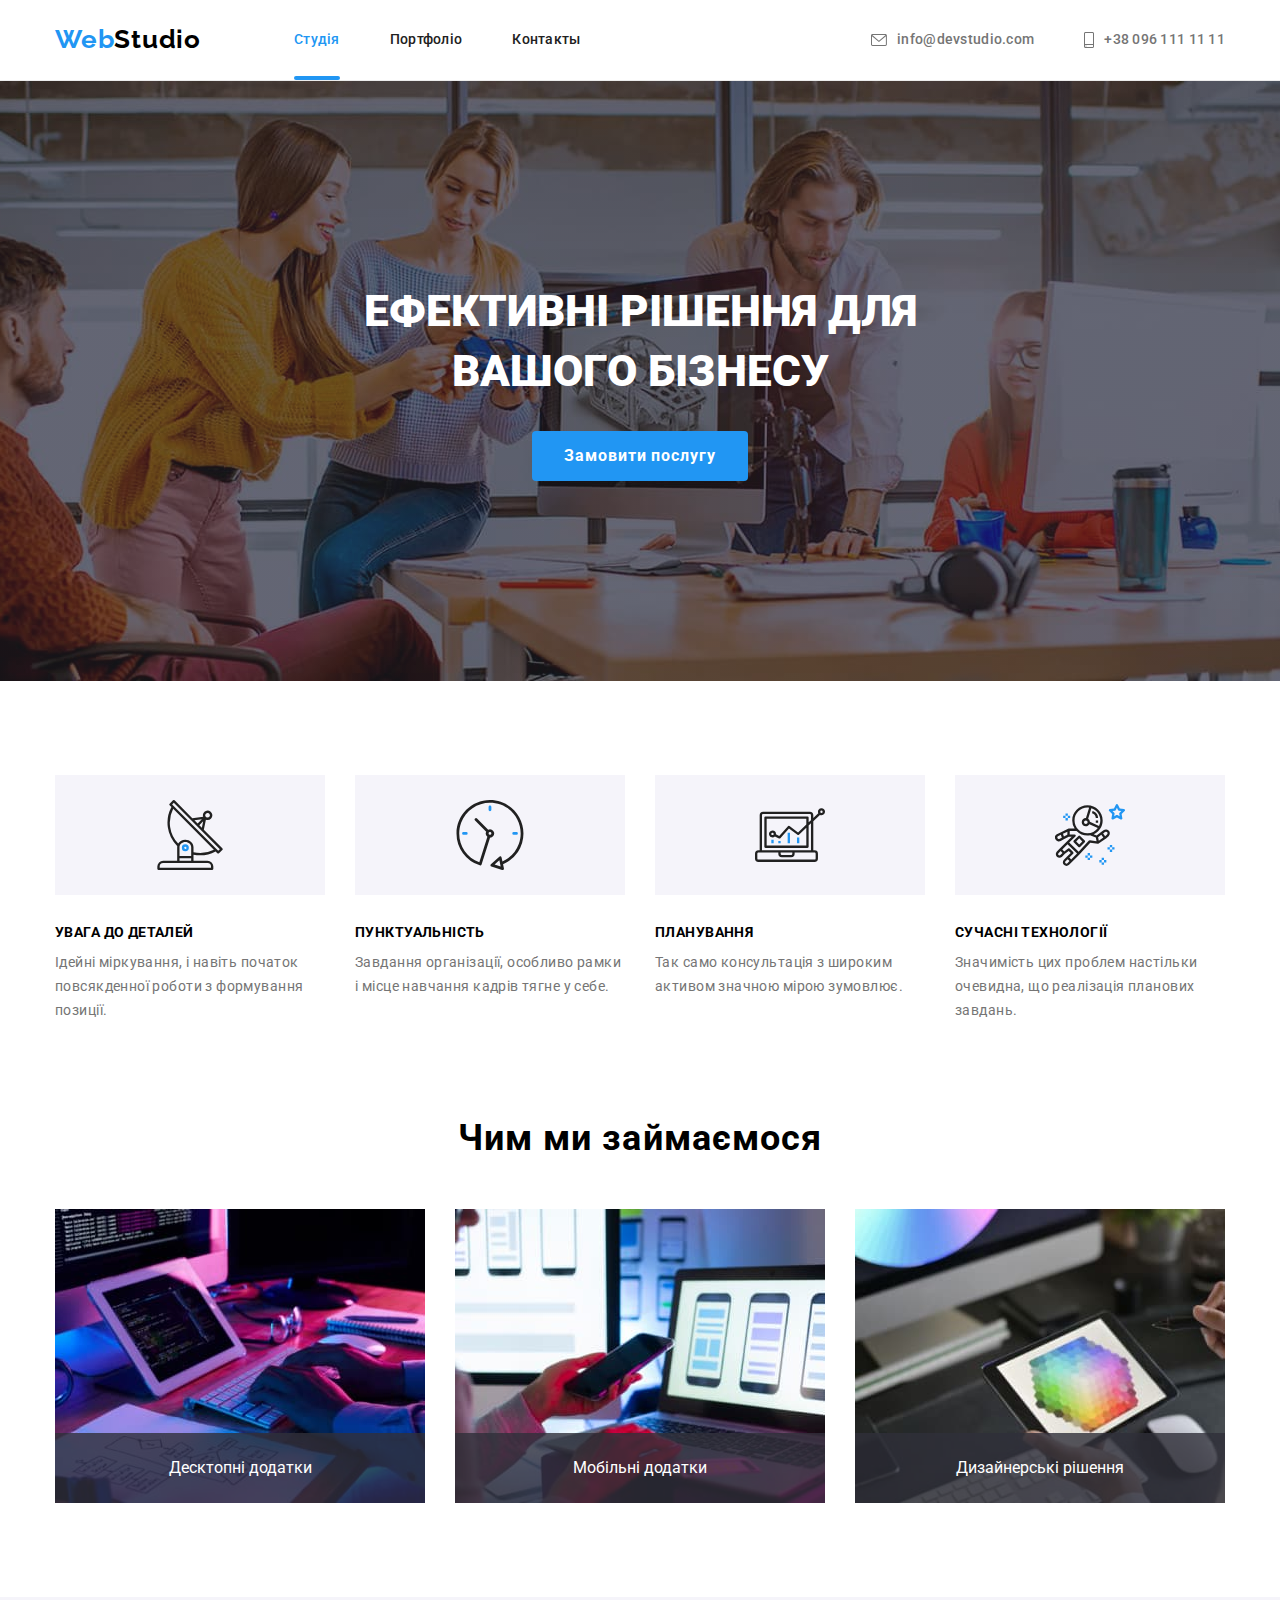
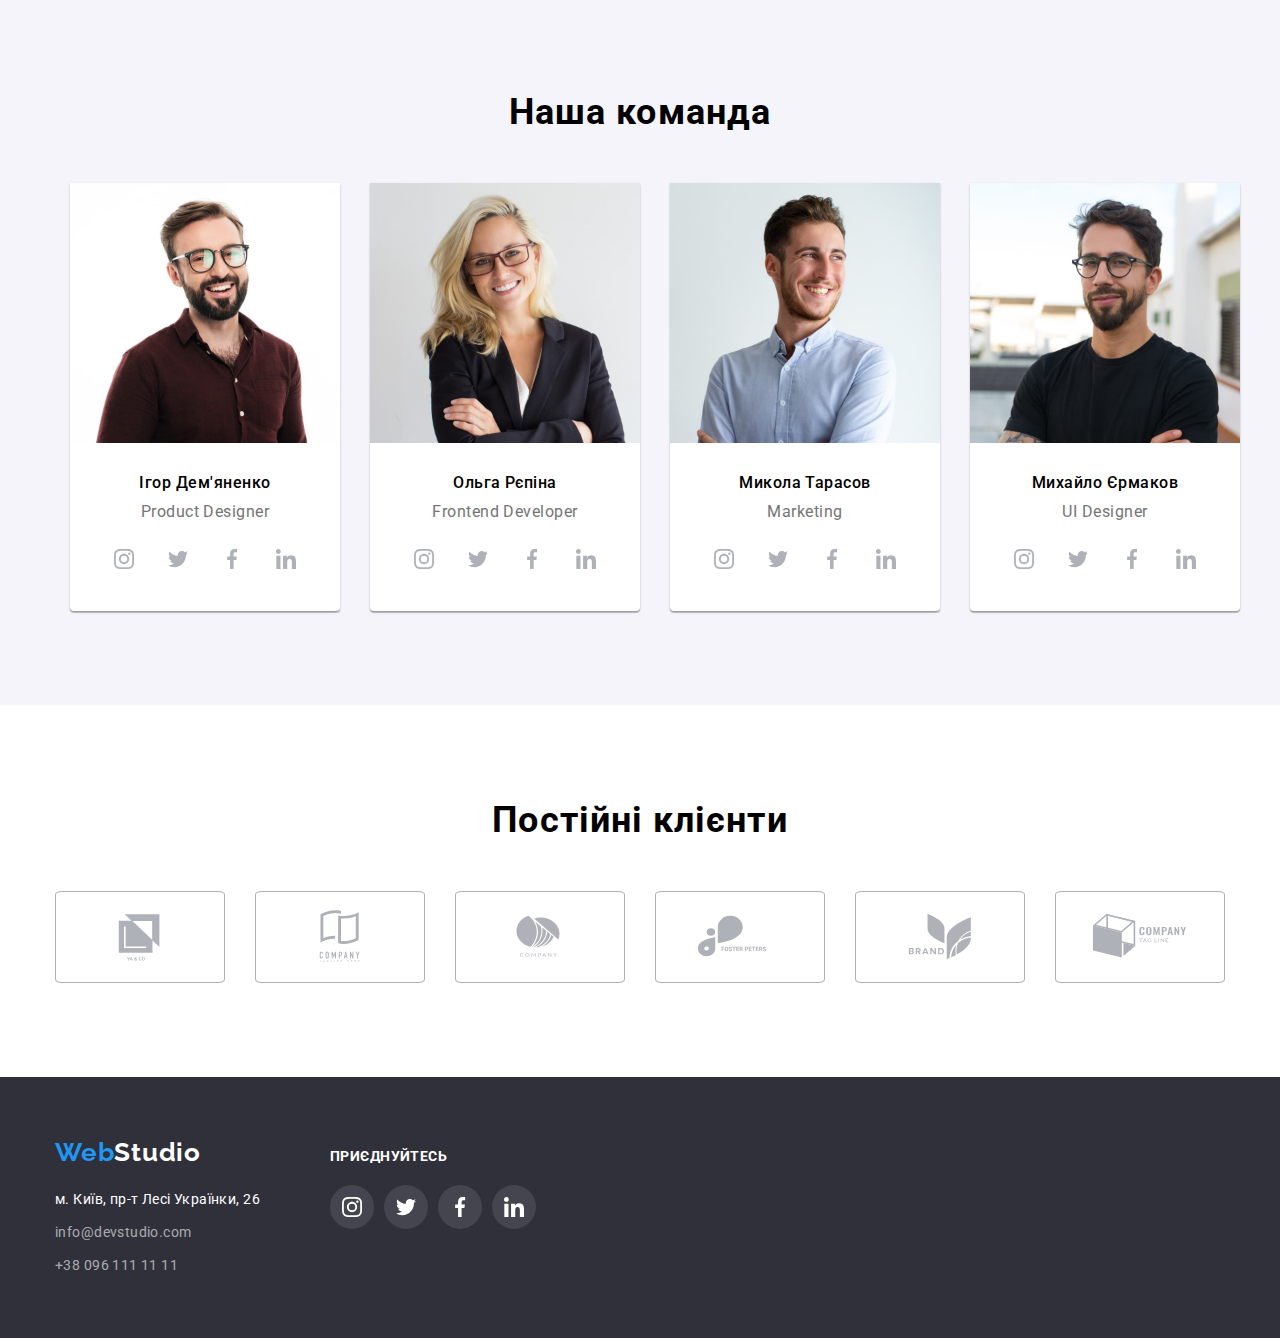
<file: index.html>
<!DOCTYPE html>
<html lang="uk">
  <head>
    <meta charset="UTF-8" />
    <meta http-equiv="X-UA-Compatible" content="IE=edge" />
    <meta name="viewport" content="width=device-width, initial-scale=1.0" />
    <title>WebStudio</title>
    <link rel="preconnect" href="https://fonts.googleapis.com" />
    <link rel="preconnect" href="https://fonts.gstatic.com" crossorigin />
    <link
      href="https://fonts.googleapis.com/css2?family=Oleo+Script&family=Raleway:wght@700&family=Roboto:wght@400;500;700;900&display=swap"
      rel="stylesheet"
    />
    <link
      rel="stylesheet"
      href="https://cdnjs.cloudflare.com/ajax/libs/modern-normalize/0.6.0/modern-normalize.min.css"
    />
    <link rel="stylesheet" href="CSS/styles.css" />
  </head>
  <body>
    <header class="web-header">
      <div class="container page-hader-cont">
        <nav class="nav-container">
          <a href="./index.html " class="logo">
            <span class="web">Web</span>Studio</a
          >

          <ul class="header-link-cont">
            <li class="header-link">
              <a href="./index.html" class="link studio-link current">Студія</a>
            </li>
            <li class="header-link">
              <a href="./portfolio.html" class="link studio-link portfolio-link"
                >Портфоліо</a
              >
            </li>
            <li class="header-link">
              <a href="" class="link">Контакты</a>
            </li>
          </ul>
        </nav>

        <ul class="contact">
          <li class="contact-link">
            <a class="contact-link-contact" href="mailtu:info@devstudio.com"
              ><svg class="icon-envelope" width="16px" height="12px">
                <use href="./images/SVG/symbol-defs.svg#icon-envelope"></use>
              </svg>
              info@devstudio.com</a
            >
          </li>
          <li class="contact-link">
            <a class="contact-link-contact" href="tel:+380961111111"
              ><svg class="icon-envelope" width="10px" height="16px">
                <use href="./images/SVG/symbol-defs.svg#icon-smartphone"></use>
              </svg>
              +38 096 111 11 11</a
            >
          </li>
        </ul>
      </div>
    </header>

    <main>
      <section class="hero">
        <div class="container">
          <h1 class="hero-h">Ефективні рішення для вашого бізнесу</h1>

          <button type="button" class="hero-order" data-modal-open>
            Замовити послугу
          </button>
        </div>
      </section>

      <section class="feature">
        <div class="container">
          <ul class="feature-ul">
            <li class="feature-li">
              <div class="details">
                <svg height="70px" width="70px">
                  <use href="./images/SVG/symbol-defs.svg#icon-antenna1"></use>
                </svg>
              </div>

              <h2 class="feature-h">УВАГА ДО ДЕТАЛЕЙ</h2>
              <p class="feature-description">
                Ідейні міркування, і навіть початок повсякденної роботи з
                формування позиції.
              </p>
            </li>
            <li class="feature-li">
              <div class="details">
                <svg height="70px" width="70px">
                  <use href="./images/SVG/symbol-defs.svg#icon-clock1"></use>
                </svg>
              </div>

              <h2 class="feature-h">ПУНКТУАЛЬНІСТЬ</h2>
              <p class="feature-description">
                Завдання організації, особливо рамки і місце навчання кадрів
                тягне у себе.
              </p>
            </li>
            <li class="feature-li">
              <div class="details">
                <svg height="70px" width="70px">
                  <use href="./images/SVG/symbol-defs.svg#icon-diagram1"></use>
                </svg>
              </div>

              <h2 class="feature-h">ПЛАНУВАННЯ</h2>
              <p class="feature-description">
                Так само консультація з широким активом значною мірою зумовлює.
              </p>
            </li>
            <li class="feature-li">
              <div class="details">
                <svg height="70px" width="70px">
                  <use href="./images/SVG/symbol-defs.svg#icon-astronaut"></use>
                </svg>
              </div>

              <h2 class="feature-h">СУЧАСНІ ТЕХНОЛОГІЇ</h2>
              <p class="feature-description">
                Значимість цих проблем настільки очевидна, що реалізація
                планових завдань.
              </p>
            </li>
          </ul>
        </div>
      </section>
      <section class="doing">
        <div class="container">
          <h2 class="about-us">Чим ми займаємося</h2>

          <ul class="about-us-poto">
            <li class="poto">
              <div class="applications">
                <img src="./images/box1.jpg" alt="" width="370" height="294" />
                <p class="description-applications">Десктопні додатки</p>
              </div>
            </li>

            <li class="poto">
              <div class="applications">
                <img src="./images/box2.jpg" alt="" width="370" height="294" />
                <p class="description-applications">Мобільні додатки</p>
              </div>
            </li>
            <li class="poto">
              <div class="applications">
                <img src="./images/box3.jpg" alt="" width="370" height="294" />
                <p class="description-applications">Дизайнерські рішення</p>
              </div>
            </li>
          </ul>
        </div>
      </section>
      <section class="comands">
        <div class="container">
          <h2 class="about-us">Наша команда</h2>
          <div class="container">
            <ul class="about-us-ul">
              <li class="about-us-li">
                <img
                  src="./images/IgorDemyanenco.jpg"
                  alt="Ігор Дем'яненко Фото"
                  width="270"
                />
                <h3 class="comand">Ігор Дем'яненко</h3>
                <p class="comand-p">Product Designer</p>
                <ul class="social-networks-list">
                  <li class="social-comand social">
                    <a href="" class="social-link social-link-comand">
                      <svg class="icon-networks icon-comand">
                        <use
                          href="./images/SVG/symbol-defs.svg#icon-instagram"
                        ></use>
                      </svg>
                    </a>
                  </li>
                  <li class="social-comand social">
                    <a class="social-link social-link-comand" href="">
                      <svg class="icon-networks icon-comand">
                        <use
                          href="./images/SVG/symbol-defs.svg#icon-twitter"
                        ></use>
                      </svg>
                    </a>
                  </li>
                  <li class="social-comand social">
                    <a class="social-link social-link-comand" href="">
                      <svg class="icon-networks icon-comand">
                        <use
                          href="./images/SVG/symbol-defs.svg#icon-facebook"
                        ></use>
                      </svg>
                    </a>
                  </li>
                  <li class="social-comand social">
                    <a class="social-link social-link-comand" href="">
                      <svg class="icon-networks icon-comand">
                        <use
                          href="./images/SVG/symbol-defs.svg#icon-linkedin"
                        ></use>
                      </svg>
                    </a>
                  </li>
                </ul>
              </li>
              <li class="about-us-li">
                <img
                  src="./images/OlgaRepina.jpg"
                  alt="Ольга Рєпіна Фото"
                  width="270"
                />

                <h3 class="comand">Ольга Рєпіна</h3>
                <p class="comand-p">Frontend Developer</p>
                <ul class="social-networks-list">
                  <li class="social-comand social">
                    <a href="" class="social-link social-link-comand">
                      <svg class="icon-networks icon-comand">
                        <use
                          href="./images/SVG/symbol-defs.svg#icon-instagram"
                        ></use>
                      </svg>
                    </a>
                  </li>
                  <li class="social-comand social">
                    <a class="social-link social-link-comand" href="">
                      <svg class="icon-networks icon-comand">
                        <use
                          href="./images/SVG/symbol-defs.svg#icon-twitter"
                        ></use>
                      </svg>
                    </a>
                  </li>
                  <li class="social-comand social">
                    <a class="social-link social-link-comand" href="">
                      <svg class="icon-networks icon-comand">
                        <use
                          href="./images/SVG/symbol-defs.svg#icon-facebook"
                        ></use>
                      </svg>
                    </a>
                  </li>
                  <li class="social-comand social">
                    <a class="social-link social-link-comand" href="">
                      <svg class="icon-networks icon-comand">
                        <use
                          href="./images/SVG/symbol-defs.svg#icon-linkedin"
                        ></use>
                      </svg>
                    </a>
                  </li>
                </ul>
              </li>
              <li class="about-us-li">
                <img
                  src="./images/NicolayTarasow.jpg"
                  alt="Микола Тарасов Фото"
                  width="270"
                />
                <h3 class="comand">Микола Тарасов</h3>
                <p class="comand-p">Marketing</p>
                <ul class="social-networks-list">
                  <li class="social-comand social">
                    <a href="" class="social-link social-link-comand">
                      <svg class="icon-networks icon-comand">
                        <use
                          href="./images/SVG/symbol-defs.svg#icon-instagram"
                        ></use>
                      </svg>
                    </a>
                  </li>
                  <li class="social-comand social">
                    <a class="social-link social-link-comand" href="">
                      <svg class="icon-networks icon-comand">
                        <use
                          href="./images/SVG/symbol-defs.svg#icon-twitter"
                        ></use>
                      </svg>
                    </a>
                  </li>
                  <li class="social-comand social">
                    <a class="social-link social-link-comand" href="">
                      <svg class="icon-networks icon-comand">
                        <use
                          href="./images/SVG/symbol-defs.svg#icon-facebook"
                        ></use>
                      </svg>
                    </a>
                  </li>
                  <li class="social-comand social">
                    <a class="social-link social-link-comand" href="">
                      <svg class="icon-networks icon-comand">
                        <use
                          href="./images/SVG/symbol-defs.svg#icon-linkedin"
                        ></use>
                      </svg>
                    </a>
                  </li>
                </ul>
              </li>
              <li class="about-us-li">
                <img
                  src="./images/MihailErmacow.jpg"
                  alt="Михайло Єрмаков Фото"
                  width="270"
                />
                <h3 class="comand">Михайло Єрмаков</h3>
                <p class="comand-p">UI Designer</p>
                <ul class="social-networks-list">
                  <li class="social-comand social">
                    <a href="" class="social-link social-link-comand">
                      <svg class="icon-networks icon-comand">
                        <use
                          href="./images/SVG/symbol-defs.svg#icon-instagram"
                        ></use>
                      </svg>
                    </a>
                  </li>
                  <li class="social-comand social">
                    <a class="social-link social-link-comand" href="">
                      <svg class="icon-networks icon-comand">
                        <use
                          href="./images/SVG/symbol-defs.svg#icon-twitter"
                        ></use>
                      </svg>
                    </a>
                  </li>
                  <li class="social-comand social">
                    <a class="social-link social-link-comand" href="">
                      <svg class="icon-networks icon-comand">
                        <use
                          href="./images/SVG/symbol-defs.svg#icon-facebook"
                        ></use>
                      </svg>
                    </a>
                  </li>
                  <li class="social-comand social">
                    <a class="social-link social-link-comand" href="">
                      <svg class="icon-networks icon-comand">
                        <use
                          href="./images/SVG/symbol-defs.svg#icon-linkedin"
                        ></use>
                      </svg>
                    </a>
                  </li>
                </ul>
              </li>
            </ul>
          </div>
        </div>
      </section>
      <section class="regular-customers">
        <div class="container">
          <h2 class="clients about-us">Постійні клієнти</h2>
          <ul class="client-list">
            <li class="client">
              <a href="" class="icon-klient-list">
                <svg class="icon-klient">
                  <use href="./images/SVG/symbol-defs.svg#icon-Client1"></use>
                </svg>
              </a>
            </li>

            <li class="client">
              <a href="" class="icon-klient-list">
                <svg class="icon-klient">
                  <use href="./images/SVG/symbol-defs.svg#icon-Client2"></use>
                </svg>
              </a>
            </li>
            <li class="client">
              <a href="" class="icon-klient-list">
                <svg class="icon-klient">
                  <use href="./images/SVG/symbol-defs.svg#icon-Client3"></use>
                </svg>
              </a>
            </li>
            <li class="client">
              <a href="" class="icon-klient-list">
                <svg class="icon-klient">
                  <use href="./images/SVG/symbol-defs.svg#icon-Client4"></use>
                </svg>
              </a>
            </li>
            <li class="client">
              <a href="" class="icon-klient-list">
                <svg class="icon-klient">
                  <use href="./images/SVG/symbol-defs.svg#icon-Client5"></use>
                </svg>
              </a>
            </li>
            <li class="client">
              <a href="" class="icon-klient-list">
                <svg class="icon-klient">
                  <use href="./images/SVG/symbol-defs.svg#icon-Client6"></use>
                </svg>
              </a>
            </li>
          </ul>
        </div>
      </section>
    </main>
    <footer class="footer">
      <div class="container container-footer">
        <div class="footer-cont">
          <a href="./index.html " class="logo footer-logo">
            <span class="web">Web</span><span class="studio">Studio</span></a
          >

          <address class="footer-block">
            <ul class="link-footer">
              <li>
                <a
                  href="https://goo.gl/maps/ACZNKpHMxKwvgp7U7"
                  target="_blank"
                  class="link-maps"
                  >м. Київ, пр-т Лесі Українки, 26</a
                >
              </li>
              <li>
                <a href="mailto:info@devstudio.com" class="contact-link-footer"
                  >info@devstudio.com</a
                >
              </li>
              <li>
                <a href="tel:+380961111111 " class="contact-link-footer"
                  >+38 096 111 11 11</a
                >
              </li>
            </ul>
          </address>
        </div>

        <div class="footer-soc-link">
          <p class="footer-text">приєднуйтесь</p>
          <ul class="social-networks-list">
            <li class="social">
              <a href="" class="social-link-footer">
                <svg class="icon-networks icon-footer">
                  <use href="./images/SVG/symbol-defs.svg#icon-instagram"></use>
                </svg>
              </a>
            </li>
            <li class="social">
              <a href="" class="social-link-footer">
                <svg class="icon-networks icon-footer">
                  <use href="./images/SVG/symbol-defs.svg#icon-twitter"></use>
                </svg>
              </a>
            </li>
            <li class="social">
              <a href="" class="social-link-footer">
                <svg class="icon-networks icon-footer">
                  <use href="./images/SVG/symbol-defs.svg#icon-facebook"></use>
                </svg>
              </a>
            </li>
            <li class="social">
              <a href="" class="social-link-footer">
                <svg class="icon-networks icon-footer">
                  <use href="./images/SVG/symbol-defs.svg#icon-linkedin"></use>
                </svg>
              </a>
            </li>
          </ul>
        </div>
      </div>
    </footer>
    <div class="backdrop is-hidden" data-modal>
      <div class="modal">
        <button class="close-btn" type="button" data-modal-close>
          <svg class="icone-close" width="18" height="18">
            <use href="./images/SVG/symbol-defs.svg#icone-close"></use>
          </svg>
        </button>
      </div>
    </div>
    <script src="./JS/modal.js"></script>
  </body>
</html>
</file>
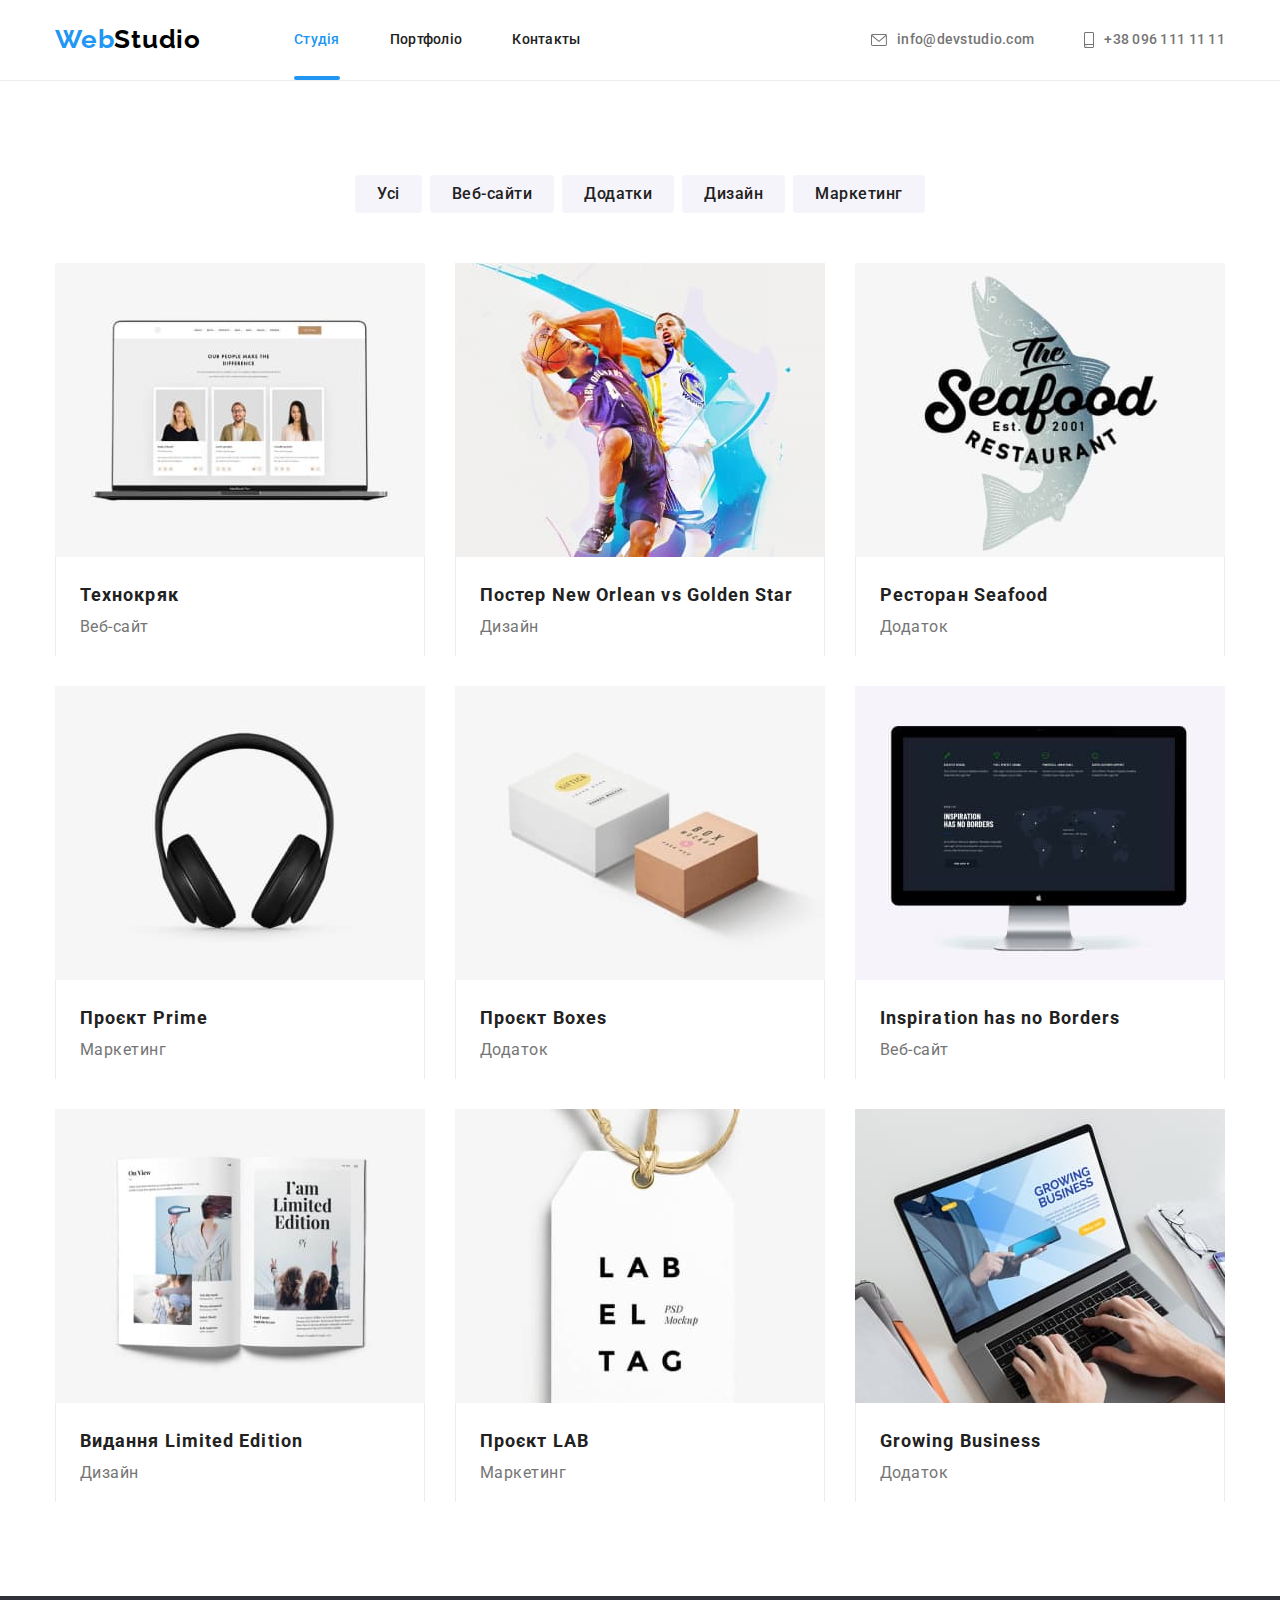
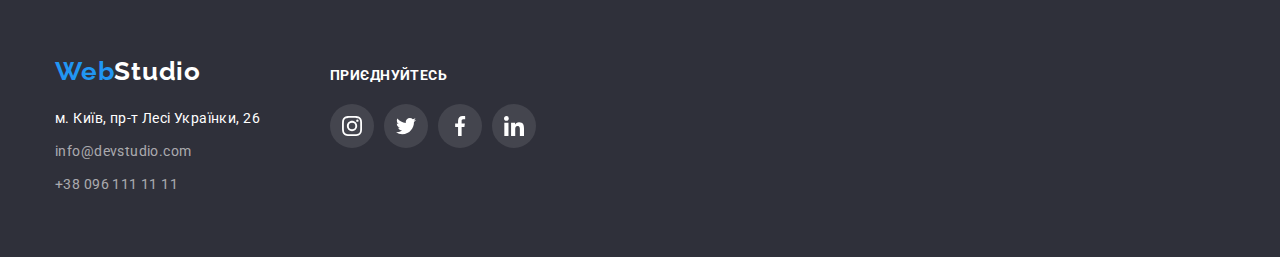
<file: portfolio.html>
<!DOCTYPE html>
<html lang="uk">
  <head>
    <meta charset="UTF-8" />
    <meta http-equiv="X-UA-Compatible" content="IE=edge" />
    <meta name="viewport" content="width=device-width, initial-scale=1.0" />
    <title>WebStudio</title>
    <link rel="preconnect" href="https://fonts.googleapis.com" />
    <link rel="preconnect" href="https://fonts.gstatic.com" crossorigin />
    <link
      href="https://fonts.googleapis.com/css2?family=Oleo+Script&family=Raleway:wght@700&family=Roboto:wght@400;500;700;900&display=swap"
      rel="stylesheet"
    />
    <link
      rel="stylesheet"
      href="https://cdnjs.cloudflare.com/ajax/libs/modern-normalize/0.6.0/modern-normalize.min.css"
    />
    <link rel="stylesheet" href="CSS/styles.css" />
  </head>
  <body>
    <header class="web-header">
      <div class="container page-hader-cont">
        <nav class="nav-container">
          <a href="./index.html " class="logo">
            <span class="web">Web</span>Studio</a
          >

          <ul class="header-link-cont">
            <li class="header-link">
              <a href="./index.html" class="link studio-link current">Студія</a>
            </li>
            <li class="header-link">
              <a href="./portfolio.html" class="link studio-link portfolio-link"
                >Портфоліо</a
              >
            </li>
            <li class="header-link">
              <a href="" class="link">Контакты</a>
            </li>
          </ul>
        </nav>

        <ul class="contact">
          <li class="contact-link">
            <a class="contact-link-contact" href="mailtu:info@devstudio.com"
              ><svg class="icon-envelope" width="16px" height="12px">
                <use href="./images/SVG/symbol-defs.svg#icon-envelope"></use>
              </svg>
              info@devstudio.com</a
            >
          </li>
          <li class="contact-link">
            <a class="contact-link-contact" href="tel:+380961111111"
              ><svg class="icon-envelope" width="10px" height="16px">
                <use href="./images/SVG/symbol-defs.svg#icon-smartphone"></use>
              </svg>
              +38 096 111 11 11</a
            >
          </li>
        </ul>
      </div>
    </header>

    <main>
      <section class="container-home">
        <div class="container">
          <h1 class="portf-h-invis">Портфоліо</h1>

          <ul class="menu-portfolio-btn">
            <li>
              <button type="button" class="btn">Усі</button>
            </li>
            <li>
              <button type="button" class="btn">Веб-сайти</button>
            </li>
            <li>
              <button type="button" class="btn">Додатки</button>
            </li>
            <li>
              <button type="button" class="btn">Дизайн</button>
            </li>
            <li>
              <button type="button" class="btn">Маркетинг</button>
            </li>
          </ul>

          <ul class="projects">
            <li class="projects-item">
              <a href="" class="projects-li">
                <div class="projects-card">
                  <img
                    src="./images/project1.jpg"
                    alt="Технокряк"
                    width="370"
                  />
                  <p class="overlay">
                    Ресурс пропонує комплексні пропозиції з різним рівнем
                    функціоналу та сервісів. Все це дозволить відвідувачу
                    отримати вичерпні відомості про компанію чи приватну особу.
                  </p>
                </div>
              </a>
              <a
                ><div class="person">
                  <h2 class="projects-h">Технокряк</h2>
                  <p class="projects-p">Веб-сайт</p>
                </div>
              </a>
            </li>
            <li class="projects-item">
              <a href="" class="projects-li">
                <div class="projects-card">
                  <img
                    src="./images/project2.jpg"
                    alt="Постер New Orlean vs Golden Star"
                    width="370"
                  />
                  <p class="overlay">
                    Ресурс пропонує комплексні пропозиції з різним рівнем
                    функціоналу та сервісів. Все це дозволить відвідувачу
                    отримати вичерпні відомості про компанію чи приватну особу.
                  </p>
                </div>

                <div class="person">
                  <h2 class="projects-h">Постер New Orlean vs Golden Star</h2>
                  <p class="projects-p">Дизайн</p>
                </div>
              </a>
            </li>
            <li class="projects-item">
              <a href="" class="projects-li">
                <div class="projects-card">
                  <img
                    src="./images/project3.jpg"
                    alt="Ресторан Seafood"
                    width="370"
                  />
                  <p class="overlay">
                    Ресурс пропонує комплексні пропозиції з різним рівнем
                    функціоналу та сервісів. Все це дозволить відвідувачу
                    отримати вичерпні відомості про компанію чи приватну особу.
                  </p>
                </div>
                <div class="person">
                  <h2 class="projects-h">Ресторан Seafood</h2>
                  <p class="projects-p">Додаток</p>
                </div></a
              >
            </li>
            <li class="projects-item">
              <a href="" class="projects-li">
                <div class="projects-card">
                  <img
                    src="./images/project4.jpg"
                    alt="Проєкт Prime"
                    width="370"
                  />
                  <p class="overlay">
                    Ресурс пропонує комплексні пропозиції з різним рівнем
                    функціоналу та сервісів. Все це дозволить відвідувачу
                    отримати вичерпні відомості про компанію чи приватну особу.
                  </p>
                </div>

                <div class="person">
                  <h2 class="projects-h">Проєкт Prime</h2>
                  <p class="projects-p">Маркетинг</p>
                </div></a
              >
            </li>
            <li class="projects-item">
              <a href="" class="projects-li">
                <div class="projects-card">
                  <img
                    src="./images/project5.jpg"
                    alt="Проєкт Boxes"
                    width="370"
                  />
                  <p class="overlay">
                    Ресурс пропонує комплексні пропозиції з різним рівнем
                    функціоналу та сервісів. Все це дозволить відвідувачу
                    отримати вичерпні відомості про компанію чи приватну особу.
                  </p>
                </div>

                <div class="person">
                  <h2 class="projects-h">Проєкт Boxes</h2>
                  <p class="projects-p">Додаток</p>
                </div></a
              >
            </li>
            <li class="projects-item">
              <a href="" class="projects-li">
                <div class="projects-card">
                  <img
                    src="./images/project6.jpg"
                    alt="Inspiration has no Borders"
                    width="370"
                  />
                  <p class="overlay">
                    Ресурс пропонує комплексні пропозиції з різним рівнем
                    функціоналу та сервісів. Все це дозволить відвідувачу
                    отримати вичерпні відомості про компанію чи приватну особу.
                  </p>
                </div>

                <div class="person">
                  <h2 class="projects-h">Inspiration has no Borders</h2>
                  <p class="projects-p">Веб-сайт</p>
                </div></a
              >
            </li>
            <li class="projects-item">
              <a href="" class="projects-li">
                <div class="projects-card">
                  <img
                    src="./images/project7.jpg"
                    alt="Видання Limited Edition"
                    width="370"
                  />
                  <p class="overlay">
                    Ресурс пропонує комплексні пропозиції з різним рівнем
                    функціоналу та сервісів. Все це дозволить відвідувачу
                    отримати вичерпні відомості про компанію чи приватну особу.
                  </p>
                </div>
                <div class="person">
                  <h2 class="projects-h">Видання Limited Edition</h2>
                  <p class="projects-p">Дизайн</p>
                </div></a
              >
            </li>
            <li class="projects-item">
              <a href="" class="projects-li">
                <div class="projects-card">
                  <img
                    src="./images/project8.jpg"
                    alt="Проєкт LAB"
                    width="370"
                  />
                  <p class="overlay">
                    Ресурс пропонує комплексні пропозиції з різним рівнем
                    функціоналу та сервісів. Все це дозволить відвідувачу
                    отримати вичерпні відомості про компанію чи приватну особу.
                  </p>
                </div>
                <div class="person">
                  <h2 class="projects-h">Проєкт LAB</h2>
                  <p class="projects-p">Маркетинг</p>
                </div></a
              >
            </li>
            <li class="projects-item">
              <a href="" class="projects-li">
                <div class="projects-card">
                  <img
                    src="./images/project9.jpg"
                    alt="Growing Business"
                    width="370"
                  />
                  <p class="overlay">
                    Ресурс пропонує комплексні пропозиції з різним рівнем
                    функціоналу та сервісів. Все це дозволить відвідувачу
                    отримати вичерпні відомості про компанію чи приватну особу.
                  </p>
                </div>

                <div class="person">
                  <h2 class="projects-h">Growing Business</h2>
                  <p class="projects-p">Додаток</p>
                </div></a
              >
            </li>
          </ul>
        </div>
      </section>
    </main>
    <footer class="footer">
      <div class="container container-footer">
        <div class="footer-cont">
          <a href="./index.html " class="logo footer-logo">
            <span class="web">Web</span><span class="studio">Studio</span></a
          >

          <address class="footer-block">
            <ul class="link-footer">
              <li>
                <a
                  href="https://goo.gl/maps/ACZNKpHMxKwvgp7U7"
                  target="_blank"
                  class="link-maps"
                  >м. Київ, пр-т Лесі Українки, 26</a
                >
              </li>
              <li>
                <a href="mailto:info@devstudio.com" class="contact-link-footer"
                  >info@devstudio.com</a
                >
              </li>
              <li>
                <a href="tel:+380961111111 " class="contact-link-footer"
                  >+38 096 111 11 11</a
                >
              </li>
            </ul>
          </address>
        </div>

        <div class="footer-soc-link">
          <p class="footer-text">приєднуйтесь</p>
          <ul class="social-networks-list">
            <li class="social">
              <a href="" class="social-link-footer">
                <svg class="icon-networks icon-footer">
                  <use href="./images/SVG/symbol-defs.svg#icon-instagram"></use>
                </svg>
              </a>
            </li>
            <li class="social">
              <a href="" class="social-link-footer">
                <svg class="icon-networks icon-footer">
                  <use href="./images/SVG/symbol-defs.svg#icon-twitter"></use>
                </svg>
              </a>
            </li>
            <li class="social">
              <a href="" class="social-link-footer">
                <svg class="icon-networks icon-footer">
                  <use href="./images/SVG/symbol-defs.svg#icon-facebook"></use>
                </svg>
              </a>
            </li>
            <li class="social">
              <a href="" class="social-link-footer">
                <svg class="icon-networks icon-footer">
                  <use href="./images/SVG/symbol-defs.svg#icon-linkedin"></use>
                </svg>
              </a>
            </li>
          </ul>
        </div>
      </div>
    </footer>
  </body>
</html>
</file>
<file: CSS/styles.css>
:root {
  --color-web-blue: #2196f3;
  --color-text-main: #212121;
  --color-text-secondary: #757575;
  --color-fone: #f5f5f5;
  --transition-timing-cub: 250ms cubic-bezier(0.4, 0, 0.2, 1);
}
h1,
h2,
h3,
h4,
p {
  margin-top: 0;
  margin-bottom: 0;
}
ol,
ul {
  margin-top: 0;
  margin-bottom: 0;
  padding-left: 0;
}

.web-header {
  border-bottom: 1px solid #ececec;
}
.container {
  width: 1200px;

  margin-left: auto;
  margin-right: auto;
  padding-left: 15px;
  padding-right: 15px;
}

/* header style */

.nav-container {
  display: flex;
}

.page-hader-cont {
  align-items: center;

  display: flex;
}

.contact {
  display: flex;
  margin-left: auto;
}
.header-link {
  position: relative;
}
.header-link-cont {
  display: flex;
}
.header-link-cont :not(:last-child) {
  margin-right: 50px;
}
.current {
  color: var(--color-web-blue);
}
.current::after {
  position: absolute;
  content: "";
  display: block;
  bottom: 0;
  width: 100%;
  height: 4px;
  background-color: var(--color-web-blue);
  border-radius: 2px;
}
.contact :not(:last-child) {
  margin-right: 50px;
}
.web {
  font-family: "Raleway";
  font-style: normal;
  font-weight: 700;
  font-size: 26px;
  line-height: 1.19;

  letter-spacing: 0.03em;

  color: #2196f3;
}
address {
  font-family: Roboto;
  font-style: normal;
}
ul {
  list-style: none;
}
a {
  text-decoration: none;
}

img {
  display: block;
  max-width: 100%;
  height: auto;
}
body {
  font-family: roboto, sans-serif;
}
.footer {
  background-color: #2f303a;
  padding-top: 60px;
  padding-bottom: 60px;
}

.logo {
  padding-top: 24px;
  padding-bottom: 25px;
  margin-right: 93px;
  font-family: "Raleway";
  font-style: normal;
  font-weight: 700;
  font-size: 26px;
  line-height: 1.19;

  letter-spacing: 0.03em;

  color: #000000;

  transition-property: color;
  transition-duration: 250ms;
  transition-timing-function: cubic-bezier(0.4, 0, 0.2, 1);
}

.contact-link-contact {
  display: flex;
  align-items: center;

  padding-top: 32px;
  padding-bottom: 32px;
  gap: 10px;
  justify-content: flex-end;
  color: var(--color-text-secondary);
  fill: currentColor;
  font-weight: 500;
  font-size: 14px;
  line-height: 1.14;
  letter-spacing: 0.02em;
  transition: color var(--transition-timing-cub);
}

.container.page-hader-cont {
  margin-bottom: 0px;
  justify-content: center;
}
.link-maps:hover,
.logo:hover,
.logo:focus,
.link:hover,
.link:focus,
.contact-link-contact:hover,
.contact-link-contact:focus,
.contact-link-footer:hover,
.contact-link-footer:focus,
.menu-portfolio-btn:hover,
.menu-portfolio-btn:focus {
  color: var(--color-web-blue);
}
.btn:hover,
.btn:focus {
  box-shadow: 0px 4px 4px 0px rgba(0, 0, 0, 0.25);

  background-color: var(--color-web-blue);
  color: #ffffff;
}

.menu-portfolio-btn {
  margin-bottom: 50px;
  display: flex;
  justify-content: center;

  gap: 8px;
  color: var(--color-text-main);
  transform: color var(--transition-timing-cub);
}

.btn {
  font-family: Roboto;
  font-weight: 500;
  font-size: 16px;
  line-height: 1.63;
  text-align: center;
  letter-spacing: 0.03em;
  border-radius: 4px;
  padding-left: 22px;
  padding-right: 22px;
  padding-top: 6px;
  padding-bottom: 6px;
  border: 0px;
  background-color: #f5f4fa;

  color: #212121;
  cursor: pointer;

  transition: color var(--transition-timing-cub),
    background-color var(--transition-timing-cub),
    box-shadow var(--transition-timing-cub);
}
.contact-link-footer {
  color: rgba(255, 255, 255, 0.6);
}
.contact-link,
.link {
  color: var(--color-text-main);

  transition-property: color;
  transition-duration: 250ms;
  transition-timing-function: cubic-bezier(0.4, 0, 0.2, 1);
}

.envelope::before {
  content: "";
  width: 16px;
  height: 12px;
}
.link {
  font-weight: 500;
  font-size: 14px;
  line-height: 1.14;
  letter-spacing: 0.02em;
}
.hero {
  background-color: #2f303a;
  background-image: linear-gradient(
      rgba(47, 48, 58, 0.4),
      rgba(47, 48, 58, 0.4)
    ),
    url(../images/hero.jpg);

  background-size: cover;
  background-position: center;
  background-repeat: no-repeat;

  max-width: 1600px;

  margin-left: auto;
  margin-right: auto;

  padding-top: 200px;
  padding-bottom: 200px;
}
.hero-h {
  text-transform: uppercase;
  width: 696px;
  height: 120px;
  margin-left: auto;
  margin-right: auto;
  margin-bottom: 30px;
  font-size: 16px;
  height: 1.88;
}

.hero h1 {
  color: #ffffff;
  text-align: center;
  font-size: 44px;
  font-weight: 900;
  font-size: 44px;
  line-height: 1.37;
}

.hero-order {
  font-size: 16px;
  font-weight: 700;
  line-height: 1.88;

  cursor: pointer;
  border-radius: 4px;

  align-items: flex-start;
  display: block;
  margin-left: auto;
  margin-right: auto;

  background-color: var(--color-web-blue);

  color: #ffffff;

  text-align: center;
  padding: 10px 32px;

  border: 0;
  letter-spacing: 0.06em;

  transition-property: color;
  transition-duration: 250ms;
  transition-timing-function: cubic-bezier(0.4, 0, 0.2, 1);
}
.feature {
  padding-top: 94px;
  padding-bottom: 94px;
}
.feature-li {
  width: 270px;
}

/* .feature-li::before {
  margin-bottom: 30px;
  display: block;
  width: 270px;
  height: 120px;
  content: "";
  background-repeat: no-repeat;
  background-position: center;
  background-color: #f5f4fa;

  background-size: contain;
} */
/* .feature-li:nth-child(1)::before {
  background-image: url(../images/SVG/Group1.svg);
}
.feature-li:nth-child(2)::before {
  background-image: url(../images/SVG/Group2.svg);
}
.feature-li:nth-child(3)::before {
  background-image: url(../images/SVG/Group3.svg);
}
.feature-li:nth-child(4)::before {
  background-image: url(../images/SVG/Group4.svg);
} */
.details {
  display: flex;
  background-color: rgba(245, 244, 250, 1);

  height: 120px;
  align-items: center;
  justify-content: center;
  margin-bottom: 30px;
}

.feature-ul {
  display: flex;
  gap: 30px;
}

.feature-h {
  margin-bottom: 10px;
  font-weight: 700;
  font-size: 14px;
  line-height: 1.14;
  letter-spacing: 0.03em;
}
.feature-description {
  display: flex;
  color: var(--color-text-secondary);
  font-weight: 400;
  font-size: 14px;
  line-height: 1.71;
  letter-spacing: 0.03em;
}
.doing {
  padding-bottom: 94px;
}
.client {
  width: 170px;
  height: 92px;
}
.clients {
  padding-bottom: 50px;
  text-align: center;
}
.client-list {
  box-sizing: border-box;
  display: flex;
  gap: 30px;
}

.icon-klient:hover,
.icon-klient:focus {
  fill: #2196f3;
}
.icon-klient-list:hover,
.icon-klient-list:focus {
  color: var(--color-web-blue);

  border-color: var(--color-web-blue);
}
.icon-klient-list {
  color: #afb1b8;
  display: flex;
  justify-content: center;
  align-items: center;
  width: 100%;
  height: 100%;
  border: 1px solid #afb1b8;
  border-radius: 4%;

  transition-property: color, border-color;
  transition-duration: 250ms;
  transition-timing-function: cubic-bezier(0.4, 0, 0.2, 1);
}
.icon-klient {
  fill: currentColor;
  width: 106px;
  height: 60px;
}
.about-us-poto {
  display: flex;
  gap: 30px;
}
.applications {
  position: relative;
  display: flex;
  align-content: center;
  justify-content: center;
}
.description-applications {
  background-color: rgba(47, 48, 58, 0.8);
  display: flex;
  justify-content: center;
  align-items: center;
  height: 70px;
  width: 100%;
  color: #ffffff;
  position: absolute;
  bottom: 0;
}
.about-us {
  padding-bottom: 0px;
  font-weight: 700;
  font-size: 36px;
  line-height: 1.17;
  text-align: center;
  letter-spacing: 0.03em;
  margin-bottom: 50px;
}
.about-us-ul {
  display: flex;

  gap: 30px;
}
.about-us-li {
  box-shadow: 0px 1px 3px rgba(0, 0, 0, 0.12), 0px 1px 1px rgba(0, 0, 0, 0.14),
    0px 2px 1px rgba(0, 0, 0, 0.2);
  border-top-left-radius: 4%;

  border-radius: 0px 0px 4px 4px;
  background-color: #ffffff;
}

.link {
  display: inline-block;
  color: var(--color-text-main);
  padding-top: 32px;
  padding-bottom: 32px;
}
.comands {
  background-color: #f5f4fa;
  padding-top: 94px;
  padding-bottom: 94px;
}
.comand {
  padding-top: 30px;
  margin-bottom: 10px;
  font-weight: 500;
  font-size: 16px;
  line-height: 1.19;

  text-align: center;
  letter-spacing: 0.03em;
}
.comand-p {
  margin-bottom: 16px;
  color: var(--color-text-secondary);
  font-weight: 400;
  font-size: 16px;
  line-height: 1.19;

  text-align: center;
  letter-spacing: 0.03em;
}
.icon-comand {
  fill: currentColor;
}
.icon-networks {
  width: 20px;
  height: 20px;
}

.icon-footer {
  fill: #ffffff;
}
.social {
  align-items: baseline;
  display: inline-block;
  border: rgba(255, 255, 255, 1);

  text-align: center;

  width: 44px;
  height: 44px;
  border-radius: 50%;
}

.social-networks-list {
  padding-bottom: 30px;
  justify-content: center;
  display: flex;

  gap: 10px;
}
.social-networks {
  text-align: center;

  display: flex;
  width: 44px;
  height: 44px;
  gap: 10px;
  border-radius: 50%;
}
.portfolio {
  padding-top: 94px;
  padding-bottom: 94px;
}
.container-home {
  padding-top: 94px;
  padding-bottom: 94px;
}
.portf-h-invis {
  position: absolute;
  width: 1px;
  height: 1px;
  margin: -1px;
  border: 0;
  padding: 0;
  white-space: nowrap;
  clip-path: inset(100%);
  clip: rect(0 0 0 0);
  overflow: hidden;
}
.portf-h-invis {
  text-align: center;
}

.projects-h {
  margin-bottom: 4px;
  color: var(--color-text-main);
  font-weight: 700;
  font-size: 18px;
  line-height: 2;
  letter-spacing: 0.06em;
}
.projects-p {
  color: var(--color-text-secondary);

  font-weight: 400;
  font-size: 16px;
  line-height: 1.19;

  letter-spacing: 0.03em;
}

.link-footer :not(:last-child) {
  margin-bottom: 9px;
}
.link-maps {
  color: white;
  font-weight: 400;
  font-size: 14px;
  line-height: 1.71;

  letter-spacing: 0.03em;

  transition: color var(--transition-timing-cub);
}

.contact-link-footer {
  font-weight: 400;
  font-size: 14px;
  line-height: 1.7;
  letter-spacing: 0.03em;

  transition-property: color;
  transition-duration: 250ms;
  transition-timing-function: cubic-bezier(0.4, 0, 0.2, 1);
}
.studio {
  color: #ffffff;
}

.projects {
  display: flex;
  flex-wrap: wrap;
  gap: 30px;
}
.projects-li:hover,
.projects-li:focus {
  box-shadow: cubic-bezier(0.4, 0, 0.2, 1), rgba(0, 0, 0, 0.25);
}

.projects-li {
  display: block;
  box-sizing: border-box;
  background: #ffffff;
  transition: box-shadow var(--transition-timing-cub);
}
.projects-item:hover,
.projects-item:focus {
  box-shadow: 0px 4px 4px 0px rgba(0, 0, 0, 0.25);
}
.projects-item {
  width: 370px;

  transition-property: color;
  transition-duration: 250ms;
  transition-timing-function: cubic-bezier(0.4, 0, 0.2, 1);
}

.projects-card {
  position: relative;
  overflow: hidden;
}

.projects-li:hover .overlay,
.projects-li:focus .overlay {
  transform: translateY(0%);
}

.overlay {
  position: absolute;

  font-family: Roboto;
  font-size: 18px;
  font-weight: 400;
  line-height: 1.56;
  letter-spacing: 0.03em;
  text-align: left;

  width: 100%;
  height: 100%;
  padding-top: 63px;
  padding-bottom: 63px;
  padding-left: 24px;
  padding-right: 24px;
  top: 0;
  left: 0;
  color: #ffffff;
  background-color: rgba(33, 150, 243, 0.9);

  overflow-y: auto;
  transform: translateY(101%);
  transition: transform 250ms cubic-bezier(0.4, 0, 0.2, 1);
}
.footer-logo {
  padding: 0;
  display: inline-block;
  margin-bottom: 20px;
  margin-right: 0px;
}
.person {
  padding: 20px 24px;
  border-left: 1px solid #ececec;
  border-right: 1px solid #ececec;
}
.footer-block {
  display: flex;
}
.footer-soc-link {
  /* border: 0px;
  width: 206px;
  height: 80px; */
  display: flex;
  flex-direction: column;
  /* align-items: center;
  justify-content: center; */

  margin-left: 70px;
}
.social-link-footer {
  height: 44px;
  width: 44px;
  align-items: center;
  justify-content: center;
  display: flex;
  color: #757575;
  column-gap: 10px;
  background-color: rgba(255, 255, 255, 0.1);
  border-radius: 50%;

  transition-property: background-color;

  transition-duration: 250ms;
  transition-timing-function: cubic-bezier(0.4, 0, 0.2, 1);
}

.social-link-comand {
  align-items: center;
  justify-content: center;

  display: flex;
  color: #afb1b8;
  column-gap: 10px;
  background-color: rgba(255, 255, 255, 0.1);

  transition-property: background-color, color;

  transition-duration: 250ms;
  transition-timing-function: cubic-bezier(0.4, 0, 0.2, 1);
}

.social-link-comand:hover {
  background-color: var(--color-web-blue);
  color: #ffffff;
}
.icon-comand:hover {
  fill: currentColor;
}

.social-link-footer:hover {
  background-color: var(--color-web-blue);
}
.social-link {
  width: 44px;
  height: 44px;
  border-radius: 50%;
}

.container-footer {
  align-items: baseline;
  display: flex;
}
.footer-text {
  text-transform: uppercase;
  letter-spacing: 0.03em;
  font-weight: 700;
  margin-bottom: 20px;
  margin-right: auto;
  font-size: 14px;
  line-height: 1.14;
  color: #ffffff;
}
.regular-customers {
  padding-top: 94px;
  padding-bottom: 94px;
}
.current {
  color: var(--color-web-blue);
}
.backdrop {
  position: fixed;
  top: 0px;
  left: 0px;
  background-color: rgba(0, 0, 0, 0.2);
  width: 100%;
  height: 100%;
  z-index: 100500;

  transition: opacity var(--transition-timing-cub),
    visibility var(--transition-timing-cub);
}

.backdrop.is-hidden {
  visibility: hidden;
  opacity: 0;
  pointer-events: none;
}
.backdrop.is-hidden.modal {
  transform: translate(-50%, -50%) scale(0);
}
.modal {
  position: absolute;
  top: 50%;
  left: 50%;

  width: 528px;
  height: 581px;
  background-color: white;

  transform: translate(-50%, -50%) scale(1);
  transition: transform 250ms var(--transition-timing-cub);
}

.close-btn {
  height: 30px;
  width: 30px;
  border-radius: 50%;
  position: absolute;
  top: 8px;
  right: 8px;
  border: rgba(0, 0, 0, 0.1);
}
.icone-close {

  display: flex;
  

  border-radius: 50%;
  padding: 0px;
  border: rgba(0, 0, 0, 0.1);
 
}
</file>
